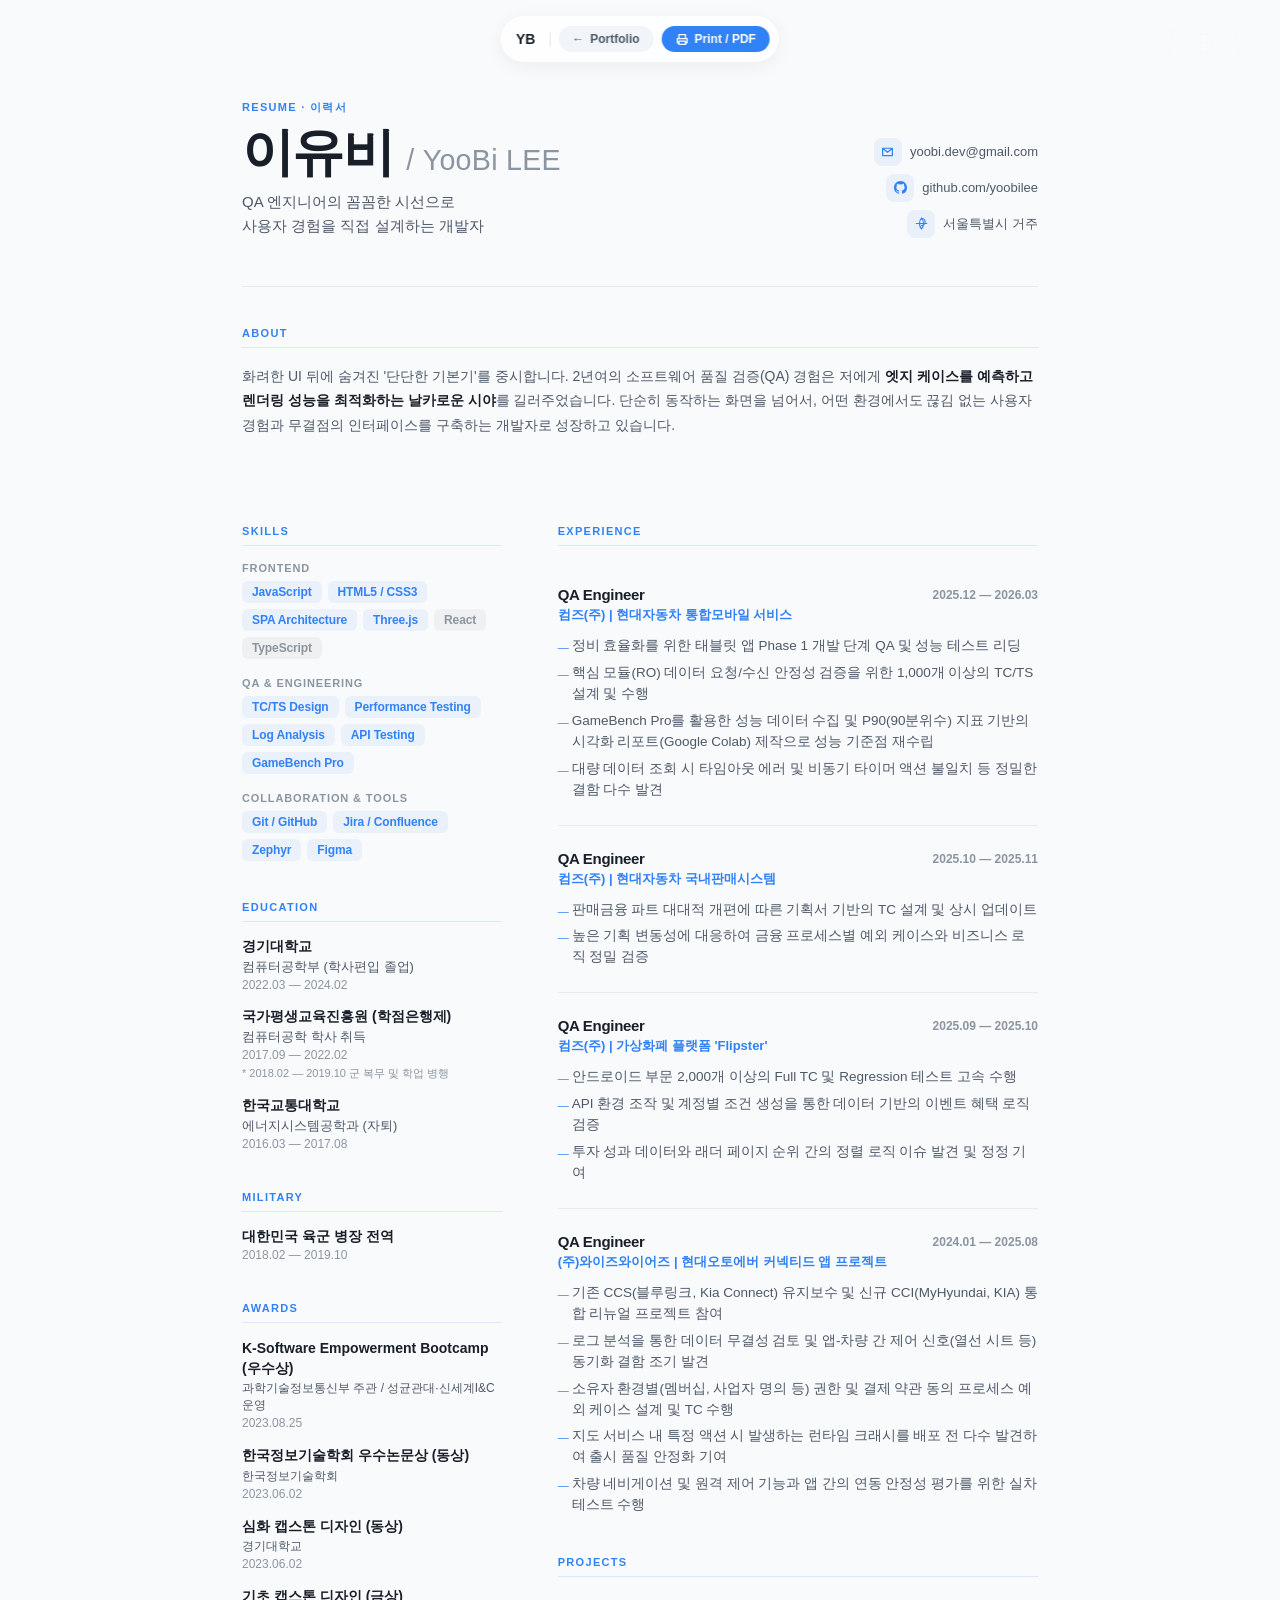
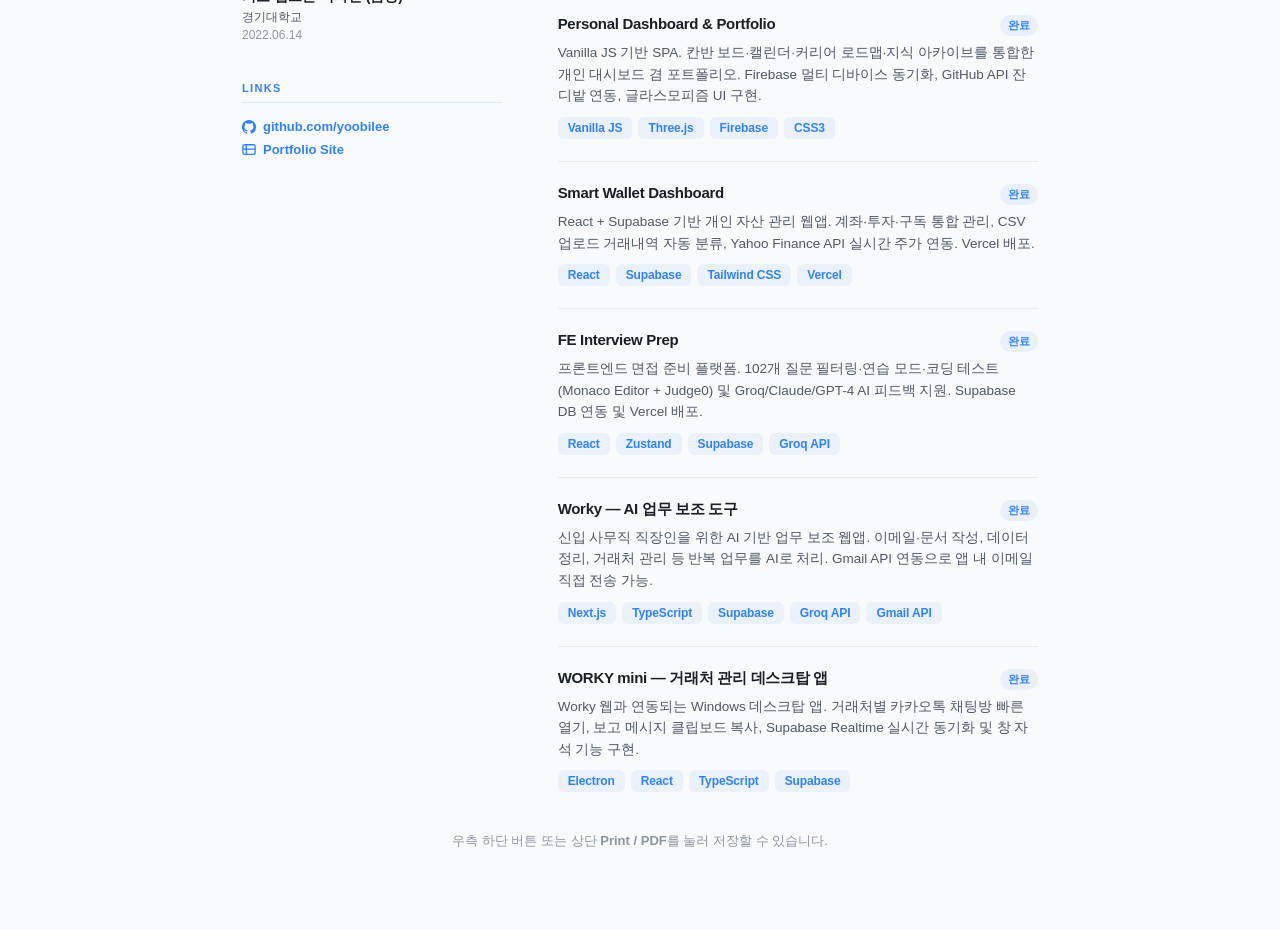
<file: resume.html>
<!DOCTYPE html>
<html lang="ko">

<head>
    <meta charset="UTF-8">
    <meta name="viewport" content="width=device-width, initial-scale=1.0">
    <title>이유비 — Resume</title>
    <link rel="icon" type="image/png" href="images/favicon.png">
    <link rel="stylesheet" href="resume.css">
</head>

<body>

    <script>
        (function () {
            const saved = localStorage.getItem('yoobiTheme');
            if (saved === 'dark') document.body.classList.add('dark-mode');
        })();
    </script>

    <div class="resume-root">

        <nav class="resume-island">
            <a href="index.html" class="resume-island-logo">YB</a>

            <div class="resume-island-divider"></div>

            <a href="index.html#portfolio" class="resume-island-back">
                <span class="back-arrow">←</span><span class="back-text"> Portfolio</span>
            </a>

            <button class="resume-island-print" onclick="window.print()">
                <svg width="13" height="13" viewBox="0 0 16 16" fill="none">
                    <path d="M4 6V2h8v4M4 12H2V7h12v5h-2M4 10h8v4H4v-4z" stroke="currentColor" stroke-width="1.6"
                        stroke-linejoin="round" />
                </svg>
                <span class="print-text">Print / PDF</span>
            </button>
        </nav>

        <div class="resume-body">

            <header class="resume-header">
                <div class="resume-header-left">
                    <span class="resume-eyebrow">Resume · 이력서</span>
                    <h1 class="resume-name">
                        이유비
                        <span class="resume-name-en">/ YooBi LEE</span>
                    </h1>
                    <p class="resume-tagline">QA 엔지니어의 꼼꼼한 시선으로<br>사용자 경험을 직접 설계하는 개발자</p>
                </div>
                <div class="resume-header-right">
                    <a href="mailto:yoobi.dev@gmail.com" class="resume-contact-item">
                        <span class="resume-contact-icon">
                            <svg width="13" height="13" viewBox="0 0 16 16" fill="none">
                                <path d="M2 4l6 5 6-5M2 4h12v9H2V4z" stroke="#3182f6" stroke-width="1.5"
                                    stroke-linejoin="round" />
                            </svg>
                        </span>
                        yoobi.dev@gmail.com
                    </a>
                    <a href="https://github.com/yoobilee" target="_blank" class="resume-contact-item">
                        <span class="resume-contact-icon">
                            <svg width="13" height="13" viewBox="0 0 16 16" fill="#3182f6">
                                <path
                                    d="M8 0C3.58 0 0 3.58 0 8a8 8 0 005.47 7.59c.4.07.55-.17.55-.38v-1.34C3.73 14.3 3.28 13 3.28 13c-.36-.92-.88-1.17-.88-1.17-.72-.49.05-.48.05-.48.8.06 1.22.82 1.22.82.71 1.21 1.87.86 2.33.66.07-.52.28-.86.5-1.06-1.78-.2-3.64-.89-3.64-3.95 0-.87.31-1.59.82-2.15-.08-.2-.36-1.02.08-2.12 0 0 .67-.21 2.2.82a7.65 7.65 0 014 0c1.53-1.03 2.2-.82 2.2-.82.44 1.1.16 1.92.08 2.12.51.56.82 1.27.82 2.15 0 3.07-1.87 3.75-3.65 3.95.29.25.54.73.54 1.48v2.2c0 .21.15.46.55.38A8.01 8.01 0 0016 8c0-4.42-3.58-8-8-8z" />
                            </svg>
                        </span>
                        github.com/yoobilee
                    </a>
                    <span class="resume-contact-item">
                        <span class="resume-contact-icon">
                            <svg width="13" height="13" viewBox="0 0 16 16" fill="none">
                                <path
                                    d="M8 1.5A4.5 4.5 0 018 10.5M8 1.5A4.5 4.5 0 018 10.5M8 1.5C9.4 3 10.5 5 10.5 8S9.4 13 8 14.5M8 1.5C6.6 3 5.5 5 5.5 8S6.6 13 8 14.5M1.5 8h13"
                                    stroke="#3182f6" stroke-width="1.4" stroke-linecap="round" />
                            </svg>
                        </span>
                        서울특별시 거주
                    </span>
                </div>
            </header>

            <div class="resume-section resume-full-width" style="padding-top: 40px;">
                <div class="resume-section-label">About</div>
                <p class="resume-about-text">
                    화려한 UI 뒤에 숨겨진 '단단한 기본기'를 중시합니다. 2년여의 소프트웨어 품질 검증(QA) 경험은 저에게 <strong>엣지 케이스를 예측하고 렌더링 성능을 최적화하는 날카로운
                        시야</strong>를 길러주었습니다.
                    단순히 동작하는 화면을 넘어서, 어떤 환경에서도 끊김 없는 사용자 경험과 무결점의 인터페이스를 구축하는 개발자로 성장하고 있습니다.
                </p>
            </div>

            <div class="resume-grid">

                <div class="resume-sidebar">

                    <div class="resume-section">
                        <div class="resume-section-label">Skills</div>

                        <div class="resume-skill-group">
                            <div class="resume-skill-group-title">Frontend</div>
                            <div class="resume-tag-list">
                                <span class="resume-tag">JavaScript</span>
                                <span class="resume-tag">HTML5 / CSS3</span>
                                <span class="resume-tag">SPA Architecture</span>
                                <span class="resume-tag">Three.js</span>
                                <span class="resume-tag resume-tag-dim">React</span>
                                <span class="resume-tag resume-tag-dim">TypeScript</span>
                            </div>
                        </div>

                        <div class="resume-skill-group">
                            <div class="resume-skill-group-title">QA & Engineering</div>
                            <div class="resume-tag-list">
                                <span class="resume-tag">TC/TS Design</span>
                                <span class="resume-tag">Performance Testing</span>
                                <span class="resume-tag">Log Analysis</span>
                                <span class="resume-tag">API Testing</span>
                                <span class="resume-tag">GameBench Pro</span>
                            </div>
                        </div>

                        <div class="resume-skill-group">
                            <div class="resume-skill-group-title">Collaboration & Tools</div>
                            <div class="resume-tag-list">
                                <span class="resume-tag">Git / GitHub</span>
                                <span class="resume-tag">Jira / Confluence</span>
                                <span class="resume-tag">Zephyr</span>
                                <span class="resume-tag">Figma</span>
                            </div>
                        </div>
                    </div>

                    <div class="resume-section">
                        <div class="resume-section-label">Education</div>

                        <div class="resume-edu-item">
                            <div class="resume-edu-school">경기대학교</div>
                            <div class="resume-edu-dept">컴퓨터공학부 (학사편입 졸업)</div>
                            <div class="resume-edu-date">2022.03 — 2024.02</div>
                        </div>

                        <div class="resume-edu-item">
                            <div class="resume-edu-school">국가평생교육진흥원 (학점은행제)</div>
                            <div class="resume-edu-dept">컴퓨터공학 학사 취득</div>
                            <div class="resume-edu-date">2017.09 — 2022.02</div>
                            <div class="resume-edu-desc" style="font-size: 11px; color: #8b95a1; margin-top: 4px;">
                                * 2018.02 — 2019.10 군 복무 및 학업 병행
                            </div>
                        </div>

                        <div class="resume-edu-item">
                            <div class="resume-edu-school">한국교통대학교</div>
                            <div class="resume-edu-dept">에너지시스템공학과 (자퇴)</div>
                            <div class="resume-edu-date">2016.03 — 2017.08</div>
                        </div>
                    </div>

                    <div class="resume-section">
                        <div class="resume-section-label">Military</div>
                        <div class="resume-military-item">
                            <div class="resume-military-complete">대한민국 육군 병장 전역</div>
                            <div class="resume-military-date">2018.02 — 2019.10</div>
                        </div>
                    </div>

                    <div class="resume-section">
                        <div class="resume-section-label">Awards</div>

                        <div class="resume-award-item">
                            <div class="resume-award-name">K-Software Empowerment Bootcamp (우수상)</div>
                            <div class="resume-award-org">과학기술정보통신부 주관 / 성균관대·신세계I&C 운영</div>
                            <div class="resume-award-date">2023.08.25</div>
                        </div>

                        <div class="resume-award-item">
                            <div class="resume-award-name">한국정보기술학회 우수논문상 (동상)</div>
                            <div class="resume-award-org">한국정보기술학회</div>
                            <div class="resume-award-date">2023.06.02</div>
                        </div>

                        <div class="resume-award-item">
                            <div class="resume-award-name">심화 캡스톤 디자인 (동상)</div>
                            <div class="resume-award-org">경기대학교</div>
                            <div class="resume-award-date">2023.06.02</div>
                        </div>

                        <div class="resume-award-item">
                            <div class="resume-award-name">기초 캡스톤 디자인 (금상)</div>
                            <div class="resume-award-org">경기대학교</div>
                            <div class="resume-award-date">2022.06.14</div>
                        </div>
                    </div>

                    <div class="resume-section">
                        <div class="resume-section-label">Links</div>
                        <div class="resume-link-row">
                            <a href="https://github.com/yoobilee" target="_blank" class="resume-ext-link">
                                <svg width="14" height="14" viewBox="0 0 16 16" fill="currentColor">
                                    <path
                                        d="M8 0C3.58 0 0 3.58 0 8a8 8 0 005.47 7.59c.4.07.55-.17.55-.38v-1.34C3.73 14.3 3.28 13 3.28 13c-.36-.92-.88-1.17-.88-1.17-.72-.49.05-.48.05-.48.8.06 1.22.82 1.22.82.71 1.21 1.87.86 2.33.66.07-.52.28-.86.5-1.06-1.78-.2-3.64-.89-3.64-3.95 0-.87.31-1.59.82-2.15-.08-.2-.36-1.02.08-2.12 0 0 .67-.21 2.2.82a7.65 7.65 0 014 0c1.53-1.03 2.2-.82 2.2-.82.44 1.1.16 1.92.08 2.12.51.56.82 1.27.82 2.15 0 3.07-1.87 3.75-3.65 3.95.29.25.54.73.54 1.48v2.2c0 .21.15.46.55.38A8.01 8.01 0 0016 8c0-4.42-3.58-8-8-8z" />
                                </svg>
                                github.com/yoobilee
                            </a>
                            <a href="index.html#portfolio" class="resume-ext-link">
                                <svg width="14" height="14" viewBox="0 0 16 16" fill="none">
                                    <rect x="1" y="2" width="14" height="11" rx="2" stroke="currentColor"
                                        stroke-width="1.5" />
                                    <path d="M5 2v11M1 7h14" stroke="currentColor" stroke-width="1.5" />
                                </svg>
                                Portfolio Site
                            </a>
                        </div>
                    </div>

                </div>

                <div class="resume-main">

                    <div class="resume-section">
                        <div class="resume-section-label">Experience</div>

                        <div class="resume-exp-item">
                            <div class="resume-exp-head">
                                <span class="resume-exp-role">QA Engineer</span>
                                <span class="resume-exp-date">2025.12 — 2026.03</span>
                            </div>
                            <div class="resume-exp-company">컴즈(주) | 현대자동차 통합모바일 서비스</div>
                            <ul class="resume-exp-list">
                                <li>정비 효율화를 위한 태블릿 앱 Phase 1 개발 단계 QA 및 성능 테스트 리딩</li>
                                <li>핵심 모듈(RO) 데이터 요청/수신 안정성 검증을 위한 1,000개 이상의 TC/TS 설계 및 수행</li>
                                <li>GameBench Pro를 활용한 성능 데이터 수집 및 P90(90분위수) 지표 기반의 시각화 리포트(Google Colab) 제작으로 성능 기준점
                                    재수립</li>
                                <li>대량 데이터 조회 시 타임아웃 에러 및 비동기 타이머 액션 불일치 등 정밀한 결함 다수 발견</li>
                            </ul>
                        </div>

                        <div class="resume-exp-item">
                            <div class="resume-exp-head">
                                <span class="resume-exp-role">QA Engineer</span>
                                <span class="resume-exp-date">2025.10 — 2025.11</span>
                            </div>
                            <div class="resume-exp-company">컴즈(주) | 현대자동차 국내판매시스템</div>
                            <ul class="resume-exp-list">
                                <li>판매금융 파트 대대적 개편에 따른 기획서 기반의 TC 설계 및 상시 업데이트</li>
                                <li>높은 기획 변동성에 대응하여 금융 프로세스별 예외 케이스와 비즈니스 로직 정밀 검증</li>
                            </ul>
                        </div>

                        <div class="resume-exp-item">
                            <div class="resume-exp-head">
                                <span class="resume-exp-role">QA Engineer</span>
                                <span class="resume-exp-date">2025.09 — 2025.10</span>
                            </div>
                            <div class="resume-exp-company">컴즈(주) | 가상화폐 플랫폼 'Flipster'</div>
                            <ul class="resume-exp-list">
                                <li>안드로이드 부문 2,000개 이상의 Full TC 및 Regression 테스트 고속 수행</li>
                                <li>API 환경 조작 및 계정별 조건 생성을 통한 데이터 기반의 이벤트 혜택 로직 검증</li>
                                <li>투자 성과 데이터와 래더 페이지 순위 간의 정렬 로직 이슈 발견 및 정정 기여</li>
                            </ul>
                        </div>

                        <div class="resume-exp-item">
                            <div class="resume-exp-head">
                                <span class="resume-exp-role">QA Engineer</span>
                                <span class="resume-exp-date">2024.01 — 2025.08</span>
                            </div>
                            <div class="resume-exp-company">(주)와이즈와이어즈 | 현대오토에버 커넥티드 앱 프로젝트</div>
                            <ul class="resume-exp-list">
                                <li>기존 CCS(블루링크, Kia Connect) 유지보수 및 신규 CCI(MyHyundai, KIA) 통합 리뉴얼 프로젝트 참여</li>
                                <li>로그 분석을 통한 데이터 무결성 검토 및 앱-차량 간 제어 신호(열선 시트 등) 동기화 결함 조기 발견</li>
                                <li>소유자 환경별(멤버십, 사업자 명의 등) 권한 및 결제 약관 동의 프로세스 예외 케이스 설계 및 TC 수행</li>
                                <li>지도 서비스 내 특정 액션 시 발생하는 런타임 크래시를 배포 전 다수 발견하여 출시 품질 안정화 기여</li>
                                <li>차량 네비게이션 및 원격 제어 기능과 앱 간의 연동 안정성 평가를 위한 실차 테스트 수행</li>
                            </ul>
                        </div>
                    </div>

                    <div class="resume-section">
                        <div class="resume-section-label">Projects</div>

                        <div class="resume-proj-item">
                            <div class="resume-proj-head">
                                <span class="resume-proj-title">Personal Dashboard & Portfolio</span>
                                <span class="resume-proj-status">완료</span>
                            </div>
                            <p class="resume-proj-desc">
                                Vanilla JS 기반 SPA. 칸반 보드·캘린더·커리어 로드맵·지식 아카이브를 통합한 개인 대시보드 겸 포트폴리오.
                                Firebase 멀티 디바이스 동기화, GitHub API 잔디밭 연동, 글라스모피즘 UI 구현.
                            </p>
                            <div class="resume-tag-list">
                                <span class="resume-tag">Vanilla JS</span>
                                <span class="resume-tag">Three.js</span>
                                <span class="resume-tag">Firebase</span>
                                <span class="resume-tag">CSS3</span>
                            </div>
                        </div>

                        <div class="resume-proj-item">
                            <div class="resume-proj-head">
                                <span class="resume-proj-title">Smart Wallet Dashboard</span>
                                <span class="resume-proj-status">완료</span>
                            </div>
                            <p class="resume-proj-desc">
                                React + Supabase 기반 개인 자산 관리 웹앱. 계좌·투자·구독 통합 관리,
                                CSV 업로드 거래내역 자동 분류, Yahoo Finance API 실시간 주가 연동. Vercel 배포.
                            </p>
                            <div class="resume-tag-list">
                                <span class="resume-tag">React</span>
                                <span class="resume-tag">Supabase</span>
                                <span class="resume-tag">Tailwind CSS</span>
                                <span class="resume-tag">Vercel</span>
                            </div>
                        </div>

                        <div class="resume-proj-item">
                            <div class="resume-proj-head">
                                <span class="resume-proj-title">FE Interview Prep</span>
                                <span class="resume-proj-status">완료</span>
                            </div>
                            <p class="resume-proj-desc">
                                프론트엔드 면접 준비 플랫폼. 102개 질문 필터링·연습 모드·코딩 테스트(Monaco Editor + Judge0) 및
                                Groq/Claude/GPT-4 AI 피드백 지원. Supabase DB 연동 및 Vercel 배포.
                            </p>
                            <div class="resume-tag-list">
                                <span class="resume-tag">React</span>
                                <span class="resume-tag">Zustand</span>
                                <span class="resume-tag">Supabase</span>
                                <span class="resume-tag">Groq API</span>
                            </div>
                        </div>

                        <div class="resume-proj-item">
                            <div class="resume-proj-head">
                                <span class="resume-proj-title">Worky — AI 업무 보조 도구</span>
                                <span class="resume-proj-status">완료</span>
                            </div>
                            <p class="resume-proj-desc">
                                신입 사무직 직장인을 위한 AI 기반 업무 보조 웹앱. 이메일·문서 작성, 데이터 정리, 거래처 관리 등
                                반복 업무를 AI로 처리. Gmail API 연동으로 앱 내 이메일 직접 전송 가능.
                            </p>
                            <div class="resume-tag-list">
                                <span class="resume-tag">Next.js</span>
                                <span class="resume-tag">TypeScript</span>
                                <span class="resume-tag">Supabase</span>
                                <span class="resume-tag">Groq API</span>
                                <span class="resume-tag">Gmail API</span>
                            </div>
                        </div>

                        <div class="resume-proj-item">
                            <div class="resume-proj-head">
                                <span class="resume-proj-title">WORKY mini — 거래처 관리 데스크탑 앱</span>
                                <span class="resume-proj-status">완료</span>
                            </div>
                            <p class="resume-proj-desc">
                                Worky 웹과 연동되는 Windows 데스크탑 앱. 거래처별 카카오톡 채팅방 빠른 열기,
                                보고 메시지 클립보드 복사, Supabase Realtime 실시간 동기화 및 창 자석 기능 구현.
                            </p>
                            <div class="resume-tag-list">
                                <span class="resume-tag">Electron</span>
                                <span class="resume-tag">React</span>
                                <span class="resume-tag">TypeScript</span>
                                <span class="resume-tag">Supabase</span>
                            </div>
                        </div>

                    </div>

                </div>
            </div>

            <div class="resume-print-hint">
                우측 하단 버튼 또는 상단 <strong>Print / PDF</strong>를 눌러 저장할 수 있습니다.
            </div>

        </div><button class="resume-theme-toggle" id="resume-theme-btn" title="테마 전환">
            <span class="resume-toggle-icon">
                <svg class="resume-toggle-moon" width="13" height="13" viewBox="0 0 20 20" fill="none"
                    xmlns="http://www.w3.org/2000/svg">
                    <path d="M17.293 13.293A8 8 0 016.707 2.707a8.001 8.001 0 1010.586 10.586z" fill="#3182f6" />
                </svg>
                <svg class="resume-toggle-sun" width="13" height="13" viewBox="0 0 20 20" fill="none"
                    xmlns="http://www.w3.org/2000/svg">
                    <circle cx="10" cy="10" r="4" fill="#60a5fa" />
                    <path
                        d="M10 2v2M10 16v2M2 10h2M16 10h2M4.22 4.22l1.42 1.42M14.36 14.36l1.42 1.42M4.22 15.78l1.42-1.42M14.36 5.64l1.42-1.42"
                        stroke="#60a5fa" stroke-width="1.8" stroke-linecap="round" />
                </svg>
            </span>
            <span class="resume-toggle-label" id="resume-theme-label">Dark</span>
        </button>

        <script>
            // 페이지 스크롤 시 네비게이션 바의 상태를 변경하는 함수입니다.
            window.addEventListener('scroll', () => {
                // 'resume-island' 클래스를 가진 요소를 선택합니다.
                const nav = document.querySelector('.resume-island');
                // 스크롤 높이가 50px을 초과하면 'scrolled' 클래스를 추가하고, 아니면 제거합니다.
                if (window.scrollY > 50) {
                    // 클래스가 추가되면 CSS에 정의된 축소 애니메이션이 실행됩니다.
                    nav.classList.add('scrolled');
                } else {
                    // 위로 올라오면 다시 원래 상태로 복구합니다.
                    nav.classList.remove('scrolled');
                }
            });

            // ⭐️ 2. 글자(Dark/Light)도 함께 바뀌도록 자바스크립트 업데이트
            const themeBtn = document.getElementById('resume-theme-btn');
            const themeLabel = document.getElementById('resume-theme-label');

            function syncTheme() {
                const isDark = document.body.classList.contains('dark-mode');
                // SVG는 CSS에서 display로 컨트롤하고, 글자만 JS로 변경합니다.
                if (themeLabel) {
                    themeLabel.textContent = isDark ? 'Light' : 'Dark';
                }
            }

            syncTheme();

            themeBtn.addEventListener('click', () => {
                document.body.classList.toggle('dark-mode');
                const isDark = document.body.classList.contains('dark-mode');
                localStorage.setItem('yoobiTheme', isDark ? 'dark' : 'light');
                syncTheme();
            });
        </script>

</body>

</html>
</file>
<file: resume.css>
@charset "UTF-8";

/* =====================================================
   Resume — YooBi LEE
   [Table of Contents]
   01. Base & Layout
   02. Dynamic Island (Navigation)
   03. Header & Contact
   04. Common Sections
   05. Skills
   06. Education & Links
   07. Military
   08. Awards
   09. Experience & Projects
   10. Theme Toggle Button
   11. Print Styles
===================================================== */

/* =====================================================
   01. Base & Layout
===================================================== */
* {
  box-sizing: border-box;
  margin: 0;
  padding: 0;
}

.resume-root {
  min-height: 100vh;
  background: #f9fafb;
  color: #191f28;
  font-family: 'Pretendard', -apple-system, BlinkMacSystemFont, sans-serif;
  transition: background 0.3s, color 0.3s;
}

body.dark-mode .resume-root {
  background: #0a0f1a;
  color: #f0f6ff;
}

.resume-body {
  max-width: 860px;
  margin: 0 auto;
  padding: 100px 32px 80px;
}

.resume-grid {
  display: grid;
  grid-template-columns: 1fr 1.85fr;
  gap: 0 56px;
  margin-top: 48px;
}

/* =====================================================
   02. Dynamic Island (Navigation)
===================================================== */
.resume-island {
  position: fixed;
  top: 16px;
  left: 50%;
  transform: translateX(-50%);
  z-index: 2000;
  background: rgba(255, 255, 255, 0.75);
  backdrop-filter: blur(20px) saturate(180%);
  -webkit-backdrop-filter: blur(20px) saturate(180%);
  border: 1px solid rgba(255, 255, 255, 0.4);
  border-radius: 100px;
  padding: 6px 8px;
  transition: padding 0.35s cubic-bezier(0.22,1,0.36,1), gap 0.35s ease, box-shadow 0.35s ease;
  display: flex;
  align-items: center;
  gap: 8px;
  box-shadow: 0 4px 20px rgba(0, 0, 0, 0.06);
}


body.dark-mode .resume-island {
  background: rgba(30, 41, 59, 0.75);
  border-color: rgba(255, 255, 255, 0.08);
  box-shadow: 0 8px 32px rgba(0, 0, 0, 0.3);
}

/* ── YB 로고 ── */
.resume-island-logo {
  display: inline-block;
  width: 32px;
  height: 32px;
  line-height: 32px;
  text-align: center;
  padding: 0 4px;
  flex-shrink: 0;
  text-decoration: none;
  font-weight: 900;
  font-size: 14px;
  overflow: visible;
  border: none;
  cursor: pointer;
  background: linear-gradient(120deg, #191f28 40%, rgba(255, 255, 255, 0.7) 50%, #191f28 60%);
  background-size: 300% 100%;
  background-position: 100% 0;
  -webkit-background-clip: text;
  background-clip: text;
  -webkit-text-fill-color: transparent;
  transition: background-position 0.6s cubic-bezier(0.23, 1, 0.32, 1), background-image 0.3s ease, all 0.3s cubic-bezier(0.4, 0, 0.2, 1);
}

.resume-island-logo:hover {
  background-position: 0% 0;
  background-image: linear-gradient(120deg, #3182f6 40%, rgba(255, 255, 255, 0.9) 50%, #3182f6 60%);
}

body.dark-mode .resume-island-logo {
  background-image: linear-gradient(120deg, #ffffff 40%, rgba(255, 255, 255, 0.6) 50%, #ffffff 60%);
}

body.dark-mode .resume-island-logo:hover {
  background-image: linear-gradient(120deg, #3182f6 40%, rgba(255, 255, 255, 0.8) 50%, #3182f6 60%);
}

/* ── 구분선 ── */
.resume-island-divider {
  width: 1px;
  height: 14px;
  background: rgba(0, 0, 0, 0.1);
  transition: all 0.3s cubic-bezier(0.4, 0, 0.2, 1);
}

body.dark-mode .resume-island-divider {
  background: rgba(255, 255, 255, 0.1);
}

/* ── 버튼 공통 및 텍스트 ── */
.resume-island-back,
.resume-island-print {
  display: flex;
  align-items: center;
  justify-content: center;
  gap: 6px;
  border-radius: 100px;
  font-size: 12px;
  font-weight: 700;
  cursor: pointer;
  transition: all 0.3s cubic-bezier(0.4, 0, 0.2, 1);
}



/* ── 뒤로가기 버튼 ── */
.resume-island-back {
  background: #f1f5f9;
  color: #4e5968;
  text-decoration: none;
  padding: 6px 14px;
}

.resume-island-back:hover {
  background: #3182f6;
  color: #fff;
}

body.dark-mode .resume-island-back {
  background: rgba(255, 255, 255, 0.07);
  color: #94a3b8;
}

body.dark-mode .resume-island-back:hover {
  background: #3182f6;
  color: #fff;
  box-shadow: 0 4px 12px rgba(49, 130, 246, 0.3);
}

body.dark-mode .resume-island-back:hover .back-arrow {
  color: #fff;
  stroke: #fff;
}

/* ── 프린트 버튼 ── */
.resume-island-print {
  background: #3182f6;
  color: #fff;
  border: none;
  padding: 6px 14px;
}

.resume-island-print:hover {
  filter: brightness(1.08);
  transform: translateY(-1px);
  box-shadow: 0 4px 12px rgba(49, 130, 246, 0.3);
}

body.dark-mode .resume-island-print:hover svg path {
  stroke: #ffffff;
}

/* ── 스크롤 상태 (알약 축소) ── */
.resume-island {
  transition: padding 0.35s cubic-bezier(0.22,1,0.36,1),
              gap 0.35s cubic-bezier(0.22,1,0.36,1),
              box-shadow 0.35s ease;
}

.resume-island.scrolled {
  padding: 5px !important;
  gap: 6px;
}

/* 로고·구분선 — visibility로 공간까지 제거 */
.resume-island-logo {
  flex-shrink: 0;
  opacity: 1;
  transition: opacity 0.25s ease;
}

.resume-island-divider {
  flex-shrink: 0;
  opacity: 1;
  transition: opacity 0.2s ease;
  width: 1px;
  height: 14px;
}

.resume-island.scrolled .resume-island-logo,
.resume-island.scrolled .resume-island-divider {
  display: none;
}

/* 텍스트 — 사르르 사라짐 */
.back-text,
.print-text {
  display: inline-block;
  overflow: hidden;
  white-space: nowrap;
  max-width: 100px;
  opacity: 1;
  vertical-align: middle;
  transition: opacity 0.2s ease,
              max-width 0.3s cubic-bezier(0.22,1,0.36,1);
}

.resume-island.scrolled .back-text,
.resume-island.scrolled .print-text {
  opacity: 0;
  max-width: 0;
}

/* 버튼 — 원형으로 */
.resume-island-back,
.resume-island-print {
  transition: padding 0.3s cubic-bezier(0.22,1,0.36,1),
              border-radius 0.3s ease,
              background 0.2s ease,
              color 0.2s ease,
              box-shadow 0.2s ease;
}

.resume-island.scrolled .resume-island-back,
.resume-island.scrolled .resume-island-print {
  padding: 9px !important;
  border-radius: 50%;
  gap: 0;
}


/* =====================================================
   03. Header & Contact
===================================================== */
.resume-header {
  padding-bottom: 48px;
  border-bottom: 1px solid rgba(0, 0, 0, 0.07);
  display: flex;
  justify-content: space-between;
  align-items: flex-end;
  gap: 24px;
}

body.dark-mode .resume-header {
  border-bottom-color: rgba(255, 255, 255, 0.07);
}

.resume-eyebrow {
  font-size: 11px;
  font-weight: 700;
  letter-spacing: 0.12em;
  text-transform: uppercase;
  color: #3182f6;
  margin-bottom: 10px;
  display: block;
}

body.dark-mode .resume-eyebrow {
  color: #60a5fa;
}

.resume-name {
  font-size: clamp(36px, 5vw, 52px);
  font-weight: 900;
  letter-spacing: -0.03em;
  line-height: 1.05;
  color: #191f28;
  margin-bottom: 8px;
}

body.dark-mode .resume-name {
  color: #f0f6ff;
}

.resume-name-en {
  font-size: 0.55em;
  font-weight: 500;
  color: #8b95a1;
  letter-spacing: 0.01em;
}

.resume-tagline {
  font-size: 15px;
  color: #4e5968;
  line-height: 1.6;
  margin-top: 10px;
  max-width: 420px;
}

body.dark-mode .resume-tagline {
  color: #94a3b8;
}

.resume-header-right {
  display: flex;
  flex-direction: column;
  gap: 8px;
  align-items: flex-end;
  flex-shrink: 0;
}

.resume-contact-item {
  display: flex;
  align-items: center;
  gap: 8px;
  font-size: 13px;
  color: #4e5968;
  text-decoration: none;
  transition: color 0.2s;
}

body.dark-mode .resume-contact-item {
  color: #94a3b8;
}

.resume-contact-item:hover {
  color: #3182f6;
}

.resume-contact-icon {
  width: 28px;
  height: 28px;
  border-radius: 8px;
  background: rgba(49, 130, 246, 0.08);
  display: flex;
  align-items: center;
  justify-content: center;
  flex-shrink: 0;
}

body.dark-mode .resume-contact-icon {
  background: rgba(96, 165, 250, 0.1);
}


/* =====================================================
   04. Common Sections
===================================================== */
.resume-section {
  margin-bottom: 40px; /* 공통 간격 */
}

.resume-section:last-of-type {
  margin-bottom: 0;
  padding-bottom: 0;
}

.resume-section-label {
  font-size: 11px;
  font-weight: 700;
  letter-spacing: 0.12em;
  text-transform: uppercase;
  color: #3182f6;
  margin-bottom: 16px;
  padding-bottom: 8px;
  border-bottom: 1px solid rgba(49, 130, 246, 0.15);
}

body.dark-mode .resume-section-label {
  color: #60a5fa;
  border-bottom-color: rgba(96, 165, 250, 0.15);
}

.resume-full-width {
  grid-column: 1 / -1;
  padding-bottom: 40px;
  margin-bottom: 0;
}

body.dark-mode .resume-full-width {
  border-bottom-color: rgba(255, 255, 255, 0.06);
}

.resume-about-text {
  font-size: 14px;
  color: #4e5968;
  line-height: 1.75;
}

body.dark-mode .resume-about-text {
  color: #94a3b8;
}

.resume-about-text strong {
  color: #191f28;
  font-weight: 700;
}

body.dark-mode .resume-about-text strong {
  color: #f0f6ff;
}


/* =====================================================
   05. Skills
===================================================== */
.resume-skill-group {
  margin-bottom: 18px;
}

.resume-skill-group-title {
  font-size: 11px;
  font-weight: 700;
  color: #8b95a1;
  text-transform: uppercase;
  letter-spacing: 0.08em;
  margin-bottom: 7px;
}

.resume-tag-list {
  display: flex;
  flex-wrap: wrap;
  gap: 6px;
}

.resume-tag {
  display: inline-block;
  padding: 4px 10px;
  border-radius: 6px;
  font-size: 12px;
  font-weight: 600;
  background: rgba(49, 130, 246, 0.07);
  color: #3182f6;
  letter-spacing: -0.01em;
}

body.dark-mode .resume-tag {
  background: rgba(96, 165, 250, 0.1);
  color: #93c5fd;
}

.resume-tag-dim {
  background: rgba(0, 0, 0, 0.04);
  color: #8b95a1;
}

body.dark-mode .resume-tag-dim {
  background: rgba(255, 255, 255, 0.05);
  color: #64748b;
}


/* =====================================================
   06. Education & Links
===================================================== */
.resume-edu-item {
  margin-bottom: 16px;
}

.resume-edu-item:last-child {
  margin-bottom: 0;
}

.resume-edu-school {
  font-size: 14px;
  font-weight: 700;
  color: #191f28;
  margin-bottom: 2px;
}

body.dark-mode .resume-edu-school {
  color: #f0f6ff;
}

.resume-edu-dept {
  font-size: 13px;
  color: #4e5968;
  margin-bottom: 2px;
}

body.dark-mode .resume-edu-dept {
  color: #94a3b8;
}

.resume-edu-date {
  font-size: 12px;
  color: #8b95a1;
}

.resume-link-row {
  display: flex;
  flex-direction: column;
  gap: 8px;
}

.resume-ext-link {
  display: flex;
  align-items: center;
  gap: 7px;
  font-size: 13px;
  font-weight: 600;
  color: #3182f6;
  text-decoration: none;
  transition: opacity 0.2s;
}

.resume-ext-link:hover {
  opacity: 0.7;
}

/* =====================================================
   07. Military
===================================================== */
.resume-military-item {
  margin-bottom: 16px;
}

.resume-military-item:last-child {
  margin-bottom: 0;
}

.resume-military-complete {
  font-size: 14px;
  font-weight: 700;
  color: #191f28;
  margin-bottom: 2px;
}

body.dark-mode .resume-military-complete {
  color: #f0f6ff;
}

.resume-military-date {
  font-size: 12px;
  color: #8b95a1;
}

/* =====================================================
   08. Awards
===================================================== */
.resume-award-item {
  margin-bottom: 16px; /* Military 섹션 아이템 간격과 통일 */
}

.resume-award-item:last-child {
  margin-bottom: 0;
}

.resume-award-name {
  font-size: 14px;
  font-weight: 700;
  color: #191f28;
  margin-bottom: 2px;
  line-height: 1.4;
}

.resume-award-org {
  font-size: 12px;
  color: #4e5968;
  margin-bottom: 2px;
}

.resume-award-date {
  font-size: 12px;
  color: #8b95a1;
}

/* 다크모드 보정 */
body.dark-mode .resume-award-name { color: #f8f9fa; }
body.dark-mode .resume-award-org { color: #b0b8c1; }
body.dark-mode .resume-award-date { color: #6b7684; }

/* =====================================================
   09. Experience & Projects
===================================================== */
/* ── 경력 타임라인 ── */
.resume-exp-item {
  padding: 24px 0;
  border-bottom: 1px solid rgba(0, 0, 0, 0.06);
}

.resume-exp-item:last-child {
  border-bottom: none;
  padding-bottom: 0;
}

body.dark-mode .resume-exp-item {
  border-bottom-color: rgba(255, 255, 255, 0.05);
}

.resume-exp-head {
  display: flex;
  justify-content: space-between;
  align-items: flex-start;
  gap: 12px;
  margin-bottom: 3px;
}

.resume-exp-role {
  font-size: 15px;
  font-weight: 800;
  color: #191f28;
  letter-spacing: -0.02em;
}

body.dark-mode .resume-exp-role {
  color: #f0f6ff;
}

.resume-exp-date {
  font-size: 12px;
  font-weight: 600;
  color: #8b95a1;
  white-space: nowrap;
  padding-top: 2px;
}

.resume-exp-company {
  font-size: 13px;
  color: #3182f6;
  font-weight: 600;
  margin-bottom: 12px;
}

body.dark-mode .resume-exp-company {
  color: #60a5fa;
}

.resume-exp-list {
  list-style: none;
  display: flex;
  flex-direction: column;
  gap: 6px;
}

.resume-exp-list li {
  font-size: 13.5px;
  color: #4e5968;
  line-height: 1.55;
  padding-left: 14px;
  position: relative;
}

body.dark-mode .resume-exp-list li {
  color: #94a3b8;
}

.resume-exp-list li::before {
  content: '—';
  position: absolute;
  left: 0;
  color: #3182f6;
  font-size: 11px;
  top: 3px;
}

/* ── 프로젝트 ── */
.resume-proj-item {
  padding: 22px 0;
  border-bottom: 1px solid rgba(0, 0, 0, 0.06);
}

.resume-proj-item:last-child {
  border-bottom: none;
  padding-bottom: 0;
}

body.dark-mode .resume-proj-item {
  border-bottom-color: rgba(255, 255, 255, 0.05);
}

.resume-proj-head {
  display: flex;
  justify-content: space-between;
  align-items: flex-start;
  gap: 12px;
  margin-bottom: 6px;
}

.resume-proj-title {
  font-size: 15px;
  font-weight: 800;
  color: #191f28;
  letter-spacing: -0.02em;
}

body.dark-mode .resume-proj-title {
  color: #f0f6ff;
}

.resume-proj-status {
  font-size: 11px;
  font-weight: 700;
  padding: 3px 8px;
  border-radius: 100px;
  background: rgba(49, 130, 246, 0.08);
  color: #3182f6;
  white-space: nowrap;
  flex-shrink: 0;
}

.resume-proj-status.wip {
  background: rgba(245, 158, 11, 0.1);
  color: #d97706;
}

body.dark-mode .resume-proj-status.wip {
  background: rgba(245, 158, 11, 0.08);
  color: #fbbf24;
}

.resume-proj-desc {
  font-size: 13.5px;
  color: #4e5968;
  line-height: 1.6;
  margin-bottom: 10px;
}

body.dark-mode .resume-proj-desc {
  color: #94a3b8;
}


/* =====================================================
   10. Theme Toggle Button
===================================================== */
.resume-theme-toggle {
  position: fixed;
  top: 24px;
  right: 36px;
  z-index: 9999;
  display: flex;
  align-items: center;
  gap: 6px;
  padding: 7px 14px 7px 10px;
  background: rgba(255, 255, 255, 0.75);
  backdrop-filter: blur(16px) saturate(180%);
  -webkit-backdrop-filter: blur(16px) saturate(180%);
  border: 1px solid rgba(0, 0, 0, 0.08);
  border-radius: 100px;
  cursor: pointer;
  transition: all 0.25s ease;
  box-shadow: 0 2px 12px rgba(0, 0, 0, 0.06);
}

body.dark-mode .resume-theme-toggle {
  background: rgba(15, 23, 42, 0.75);
  border-color: rgba(255, 255, 255, 0.1);
  box-shadow: 0 2px 12px rgba(0, 0, 0, 0.3);
}

.resume-theme-toggle:hover {
  border-color: rgba(49, 130, 246, 0.3);
  box-shadow: 0 4px 16px rgba(49, 130, 246, 0.12);
  transform: translateY(-1px);
}

body.dark-mode .resume-theme-toggle:hover {
  border-color: rgba(96, 165, 250, 0.3);
}

.resume-toggle-icon {
  width: 22px;
  height: 22px;
  border-radius: 50%;
  display: flex;
  align-items: center;
  justify-content: center;
  background: rgba(49, 130, 246, 0.08);
  flex-shrink: 0;
  transition: background 0.25s ease;
}

body.dark-mode .resume-toggle-icon {
  background: rgba(96, 165, 250, 0.12);
}

.resume-toggle-moon { display: block; }
.resume-toggle-sun  { display: none;  }
body.dark-mode .resume-toggle-moon { display: none;  }
body.dark-mode .resume-toggle-sun  { display: block; }

.resume-toggle-label {
  font-size: 12px;
  font-weight: 700;
  color: #4e5968;
  letter-spacing: -0.01em;
  white-space: nowrap;
  transition: color 0.25s ease;
}

body.dark-mode .resume-toggle-label {
  color: #94a3b8;
}


/* =====================================================
   11. Print Styles
===================================================== */
.resume-print-hint {
  text-align: center;
  padding: 40px 0 0;
  font-size: 13px;
  color: #8b95a1;
}

@media print {
  .resume-island,
  .resume-print-hint,
  .resume-theme-toggle {
    display: none !important;
  }

  .resume-root {
    background: #fff !important;
  }

  body.dark-mode .resume-root {
    background: #fff !important;
    color: #191f28 !important;
  }

  .resume-body {
    padding: 40px 24px !important;
  }

  .resume-name,
  .resume-exp-role,
  .resume-proj-title,
  .resume-edu-school {
    color: #191f28 !important;
  }

  .resume-about-text,
  .resume-exp-list li,
  .resume-proj-desc,
  .resume-tagline {
    color: #4e5968 !important;
  }
}

/* --- Custom Scrollbar --- */

/* 스크롤바 전체 너비를 설정합니다 */
::-webkit-scrollbar {
  width: 10px; /* 세로 스크롤바의 가로 폭을 10px로 지정합니다 */
}

/* 스크롤바가 지나가는 배경(트랙) 설정입니다 */
::-webkit-scrollbar-track {
  background: #f1f1f1; /* 밝은 회색으로 배경을 깔아 깨끗한 느낌을 줍니다 */
}

/* 실제 마우스로 잡고 움직이는 막대(핸들) 설정입니다 */
::-webkit-scrollbar-thumb {
  background: #ccd2d9; /* 평소에는 눈에 띄지 않는 차분한 회색을 사용합니다 */
  border-radius: 10px; /* 막대 끝을 둥글게 깎아 부드러운 인상을 줍니다 */
  border: 2px solid #f1f1f1; /* 트랙과 같은 색의 테두리를 넣어 막대가 떠 있는 듯한 효과를 줍니다 */
}

/* 막대에 마우스를 올렸을 때의 색상 변화입니다 */
::-webkit-scrollbar-thumb:hover {
  background: #adb5bd; /* 마우스를 올리면 조금 더 진한 회색으로 변해 상호작용을 강조합니다 */
}

/* 다크모드일 때의 스크롤바 스타일 대응입니다 */
body.dark-mode::-webkit-scrollbar-track {
  background: #0a0f1a; /* 다크모드 배경색과 일치시켜 일체감을 줍니다 */
}

body.dark-mode ::-webkit-scrollbar-thumb {
  background: #333d4b; /* 어두운 배경에 맞춰 막대 색상을 진한 회색으로 바꿉니다 */
  border: 2px solid #0a0f1a; /* 배경과 같은 테두리를 넣어 깔끔하게 마감합니다 */
}

body.dark-mode ::-webkit-scrollbar-thumb:hover {
  background: #4e5968; /* 다크모드에서 마우스를 올리면 조금 더 밝은 색으로 변하게 합니다 */
}
</file>
